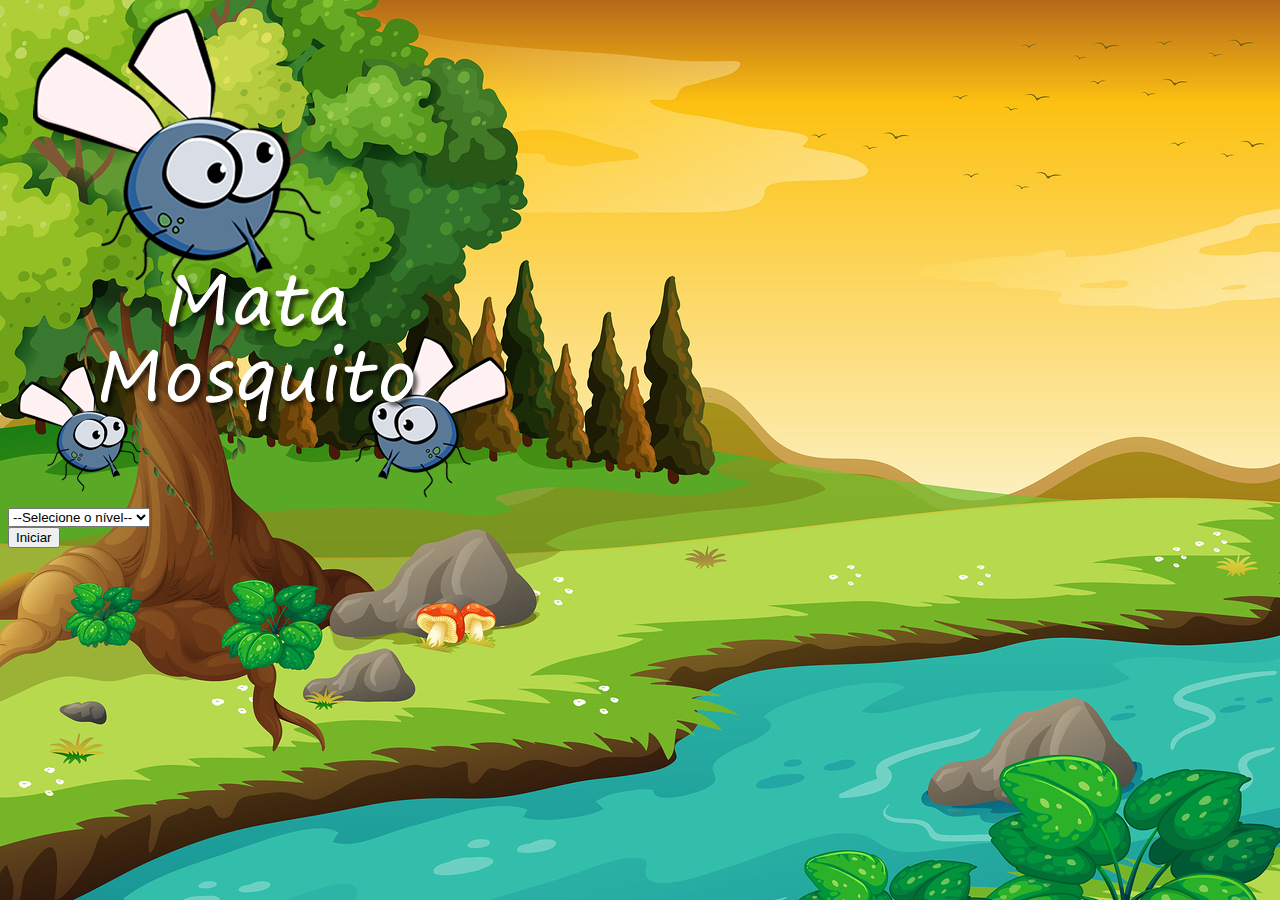
<file: index.html>
<html lang="pt-br">
<head>
    <meta charset="UTF-8">
    <meta http-equiv="X-UA-Compatible" content="IE=edge">
    <meta name="viewport" content="width=device-width, initial-scale=1.0">

    <link rel="stylesheet" href="https://stackpath.bootstrapcdn.com/bootstrap/4.1.3/css/bootstrap.min.css" integrity="sha384-MCw98/SFnGE8fJT3GXwEOngsV7Zt27NXFoaoApmYm81iuXoPkFOJwJ8ERdknLPMO" crossorigin="anonymous">

    <link rel="stylesheet" href="estilo.css">

    <title>Document</title>

    <script>
        function iniciarJogo(){
           var nivel = document.getElementById('nivel').value;

           if (nivel === '') {
               alert('Selecione um nível para iniciar o jogo!')
               return false;
           }

           window.location.href = "jogo.html?" + nivel;

        }
    </script>
</head>
<body>
    <div class="container">
        <div class="row">
            <div class="col">
                <div class="d-flex justify-content-center">
                    <img src="imagens/game.png" alt="">
                </div>
            </div>
        </div>

        <div class="row">
            <div class="col">
                <div class="d-flex justify-content-center">
                    <div class="mb-2">
                        <select class="form-control" id="nivel">
                            <option value="">--Selecione o nível--</option>
                            <option value="normal">Normal</option>
                            <option value="dificil">Díficil</option>
                            <option value="chucknorris">Chuck Norris</option>
                        </select>
                    </div>
                </div>
            </div>
        </div>

        <div class="row">
            <div class="col">
                <div class="d-flex justify-content-center">
                    <button type="button" class="btn btn-danger btn-lg" onclick="iniciarJogo()">Iniciar</button>
                </div>
            </div>
        </div>
    </div>
</body>
</html>
</file>
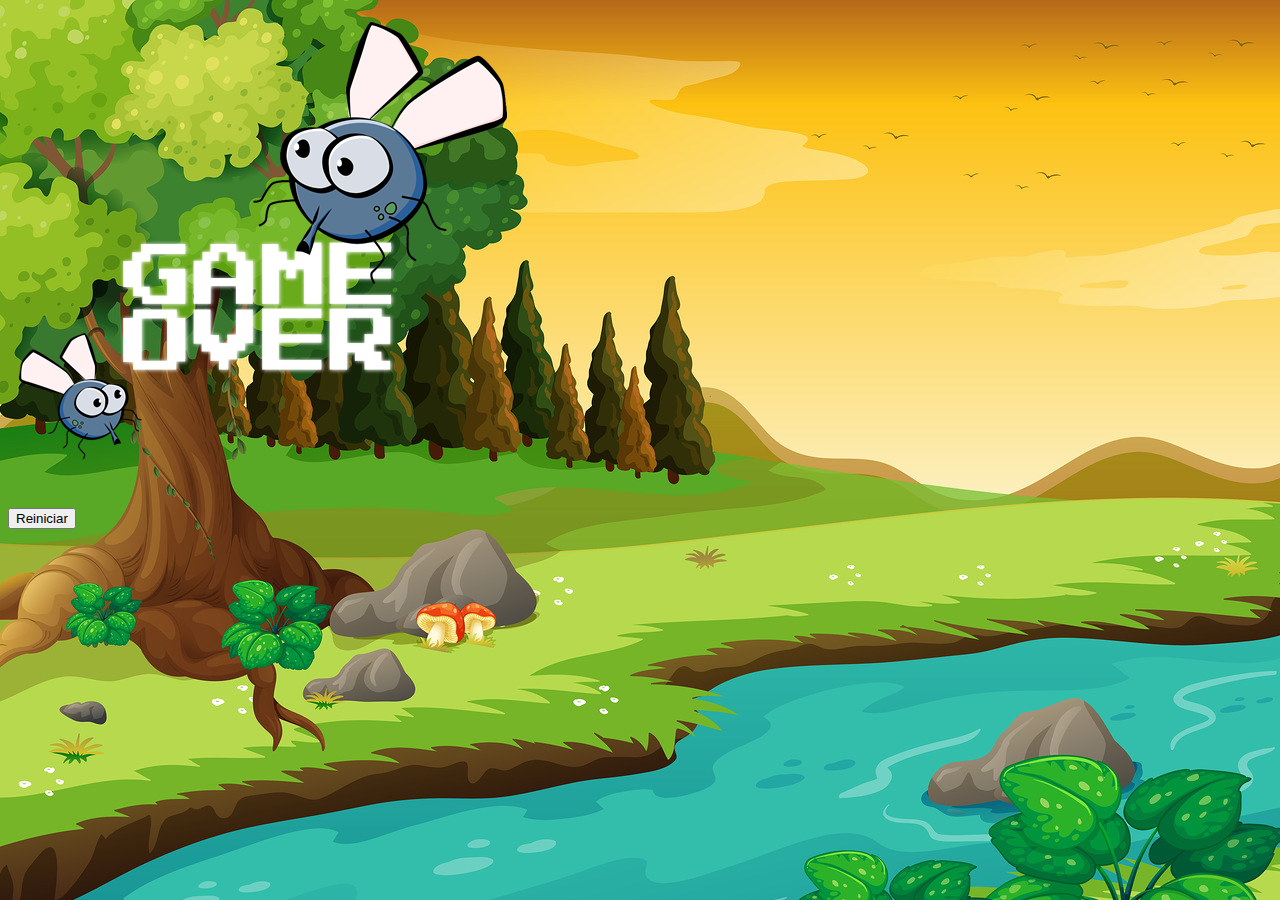
<file: fim_de_jogo.html>
<html lang="pt-br">
<head>
    <meta charset="UTF-8">
    <meta http-equiv="X-UA-Compatible" content="IE=edge">
    <meta name="viewport" content="width=device-width, initial-scale=1.0">

    <link rel="stylesheet" href="https://stackpath.bootstrapcdn.com/bootstrap/4.1.3/css/bootstrap.min.css" integrity="sha384-MCw98/SFnGE8fJT3GXwEOngsV7Zt27NXFoaoApmYm81iuXoPkFOJwJ8ERdknLPMO" crossorigin="anonymous">

    <link rel="stylesheet" href="estilo.css">

    <title>Document</title>

</head>
<body>
    <div class="container">
        <div class="row">
            <div class="col">
                <div class="d-flex justify-content-center">
                    <img src="imagens/game_over.png" alt="">
                </div>
            </div>
        </div>

        <div class="row">
            <div class="col">
                <div class="d-flex justify-content-center">
                    <button type="button" class="btn btn-dark btn-lg" onclick="window.location.href = 'index.html' ">Reiniciar</button>
                </div>
            </div>
        </div>
    </div>
</body>
</html>
</file>
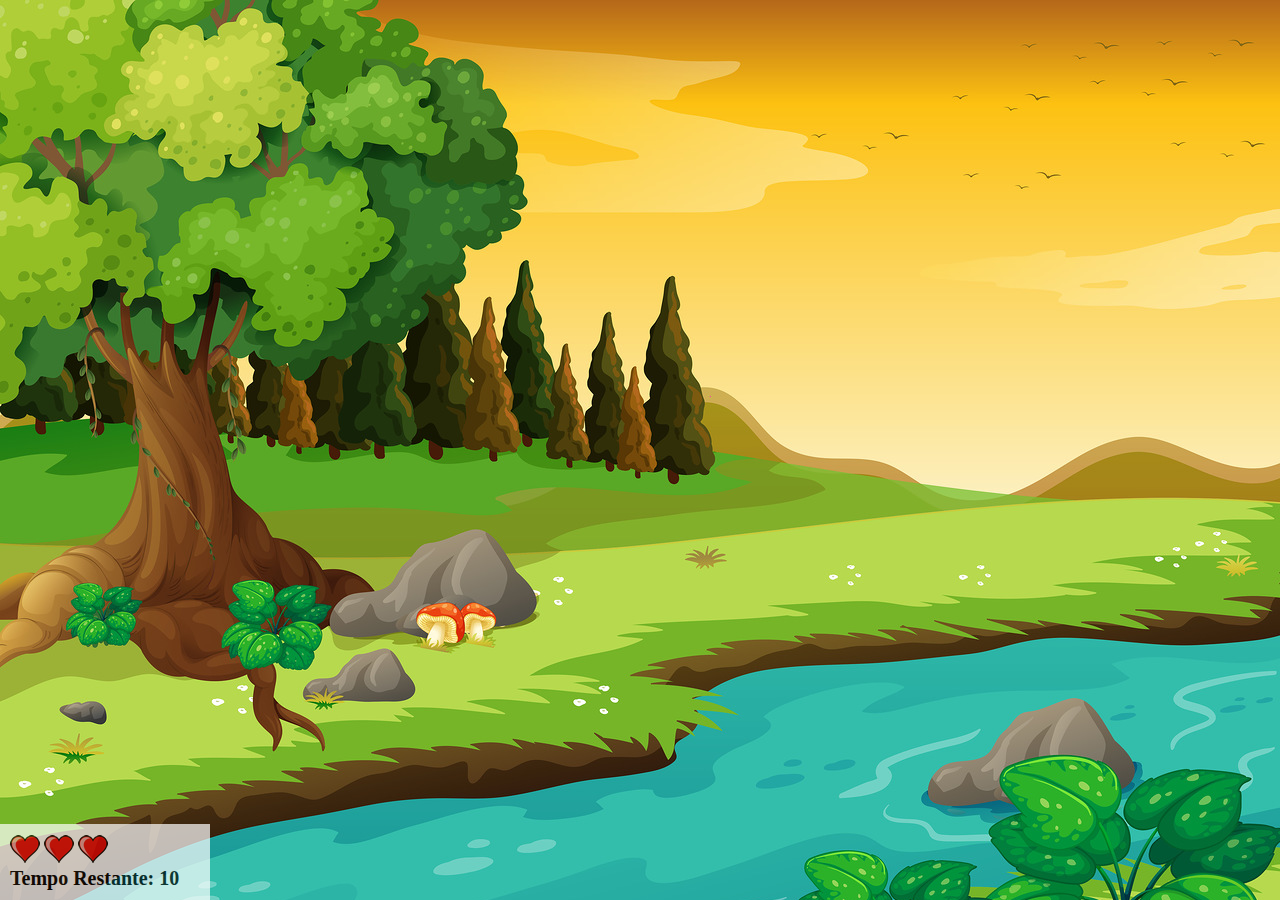
<file: jogo.html>
<html lang="pt-br">
<head>
    <meta charset="UTF-8">
    <meta name="viewport" content="width=device-width, initial-scale=1.0">
    <title>Mata mosca</title>
    <script src="jogo.js"></script>
    <link rel="stylesheet" href="estilo.css">
</head>
<body onresize="ajusteTamanhoTela()">
    
    <div class="painel">
        <div class="vidas">
            <img id="v1" src="imagens/coracao_cheio.png" alt="">
            <img id="v2" src="imagens/coracao_cheio.png" alt="">
            <img id="v3" src="imagens/coracao_cheio.png" alt="">
        </div>

        <div class="cronometro">Tempo Restante: <span id="cronometro"></span> </div>
    </div>

    <script>
        document.getElementById('cronometro').innerHTML = tempo;

        var criaMosquito =  setInterval(function(){
            posicaoRandomica();
        }, criaMosquitoTempo);
        
    </script>
</body>
</html>
</file>
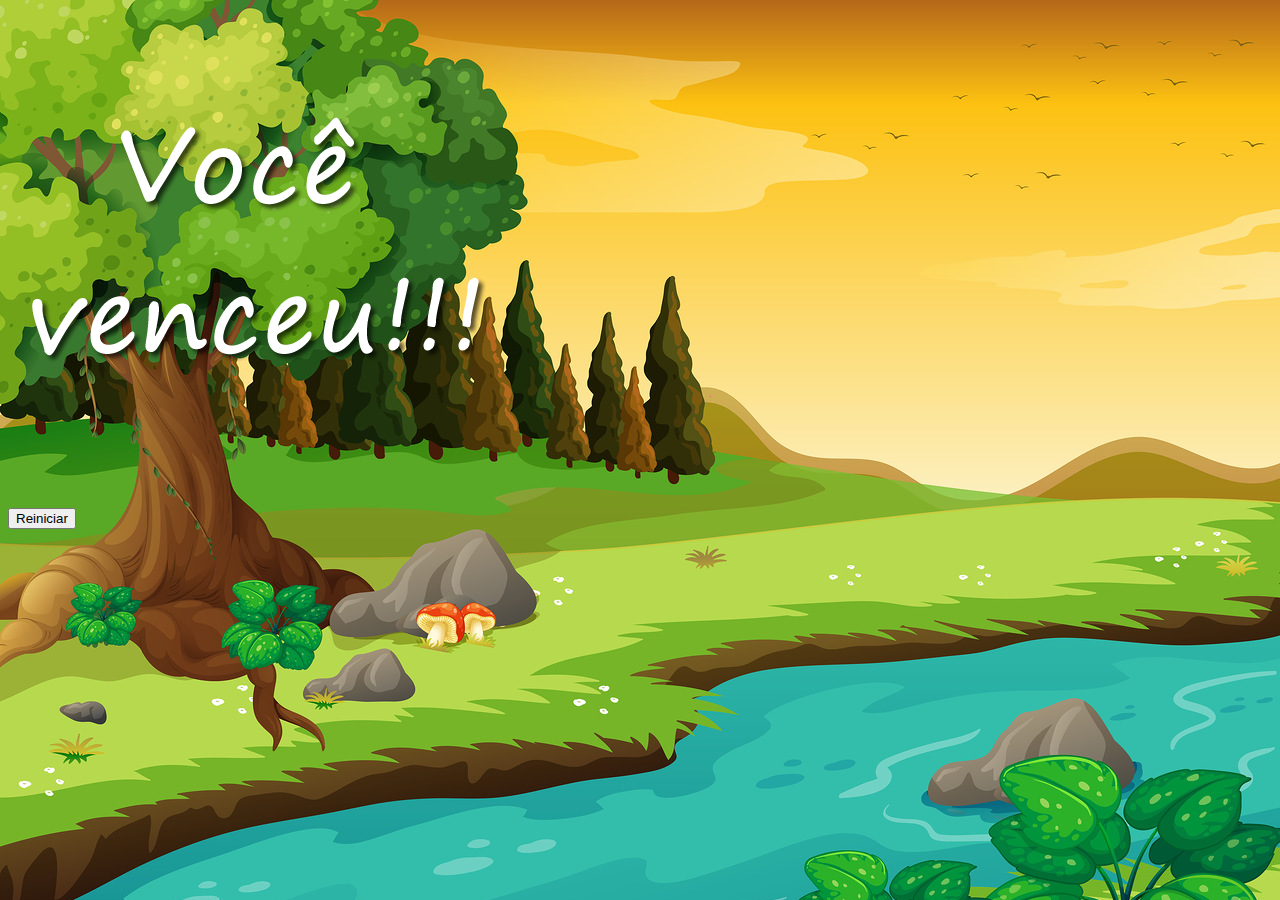
<file: vitoria.html>
<html lang="pt-br">
<head>
    <meta charset="UTF-8">
    <meta http-equiv="X-UA-Compatible" content="IE=edge">
    <meta name="viewport" content="width=device-width, initial-scale=1.0">

    <link rel="stylesheet" href="https://stackpath.bootstrapcdn.com/bootstrap/4.1.3/css/bootstrap.min.css" integrity="sha384-MCw98/SFnGE8fJT3GXwEOngsV7Zt27NXFoaoApmYm81iuXoPkFOJwJ8ERdknLPMO" crossorigin="anonymous">

    <link rel="stylesheet" href="estilo.css">

    <title>Document</title>

</head>
<body>
    <div class="container">
        <div class="row">
            <div class="col">
                <div class="d-flex justify-content-center">
                    <img src="imagens/vitoria.png" alt="">
                </div>
            </div>
        </div>

        <div class="row">
            <div class="col">
                <div class="d-flex justify-content-center">
                    <button type="button" class="btn btn-dark btn-lg" onclick="window.location.href = 'index.html' ">Reiniciar</button>
                </div>
            </div>
        </div>
    </div>
</body>
</html>
</file>
<file: estilo.css>
html{
    cursor: url(imagens/mata_mosca.png) 30 30, auto;
}

body{
    background-image: url(imagens/bg.jpg);
    background-size: cover;
    background-repeat: no-repeat;
}

.mosquito1{
    width: 50px;
    height: 50px;
}

.mosquito2{
    width: 75px;
    height: 75px;
}

.mosquito3{
    width: 100px;
    height: 100px;
}

.ladoA{
    transform: scaleX(1);
}

.ladoB{
    transform: scaleX(-1);
}

.painel{
    background: white;
    position: absolute;
    width: 190px;
    padding: 10px;
    bottom: 0px;
    border-top: solid 1px #fff;
    opacity: 0.7;
    left: 0px;
}

.vidas{
    float: left;
}

.cronometro{
    float: left;
    font-size: 20px;
    font-weight: bold;
}
</file>
